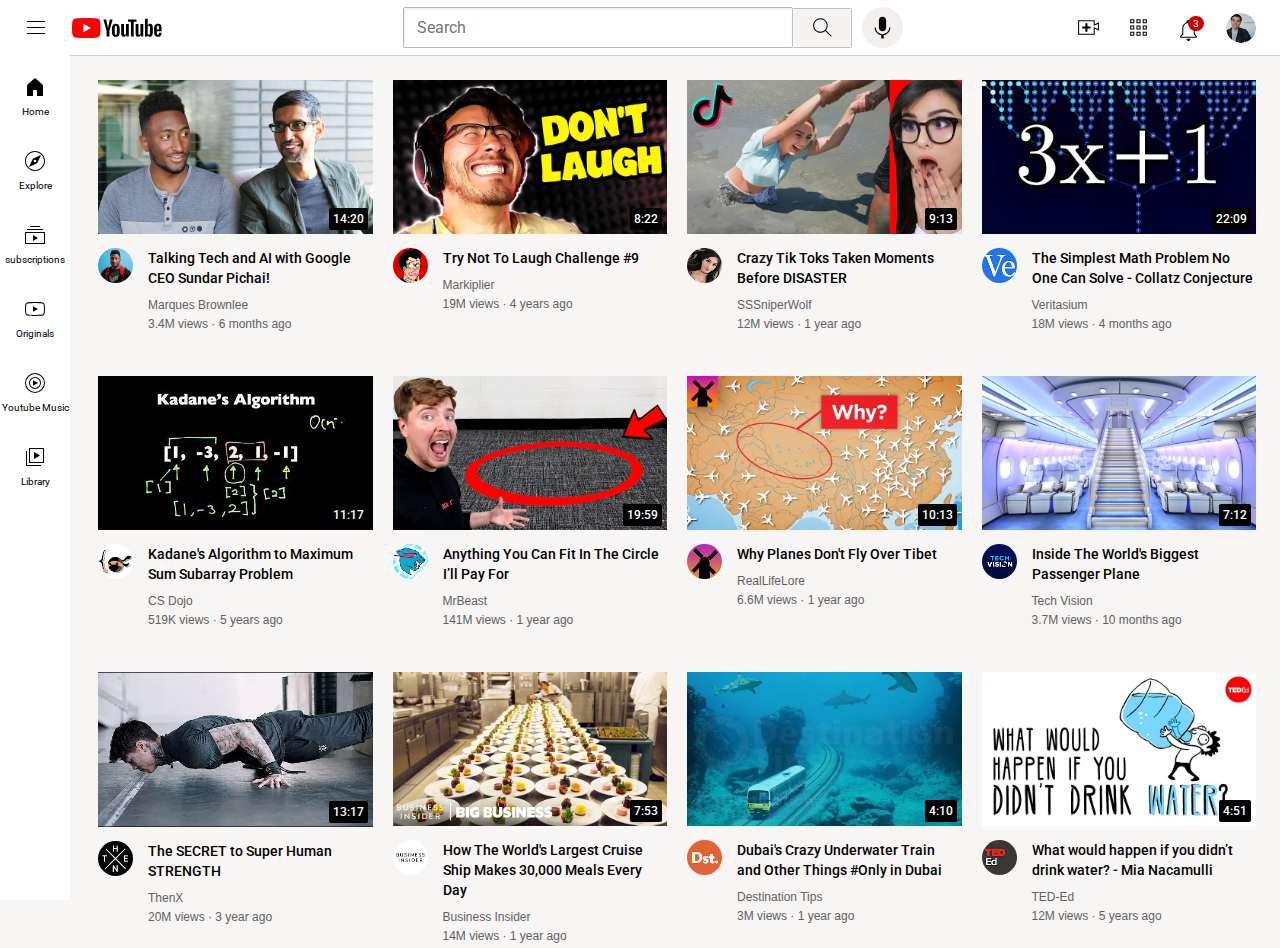
<file: index.html>
<!DOCTYPE html>
<html>
    <head>
        <title>YouTube.com Clone</title>
        <link rel="preconnect" href="https://fonts.googleapis.com">
        <link rel="preconnect" href="https://fonts.gstatic.com" crossorigin>
        <link href="https://fonts.googleapis.com/css2?family=Montserrat:ital,wght@0,100..900;1,100..900&family=Roboto:ital,wght@0,100;0,300;0,400;0,500;0,700;0,900;1,100;1,300;1,400;1,500;1,700;1,900&display=swap" rel="stylesheet">
        
        <link rel="stylesheet" href="CSS/general.css">
        <link rel="stylesheet" href="CSS/video.css">
        <link rel="stylesheet" href="CSS/header.css">
        <link rel="stylesheet" href="CSS/sidebar.css">
    </head>
    <body>

        <div class="header">
            <div class="left-section">
                <img class="hamburger-menu" src="icons/hamburger-menu.svg" alt="Image not found">
                <img class="youtube-logo" src="icons/youtube-logo.svg" alt="Image not found">
            </div>
            <div class="middle-section">
                <input class="search-bar" type="text" placeholder="Search">
                <button class="button-search">
                    <img class="search-icon" src="icons/search.svg">
                    <div class="tooltip">Search</div>
                </button>
                <button class="voice-search-icon">
                    <img class="voice-search-img" src="icons/voice-search-icon.svg" alt="">
                    <div class="tooltip">Search with your Voice</div>
                </button>
            </div>
            <div class="right-section">
                <div class="upload-icon-container">
                    <img class="upload-icon" src="icons/upload.svg">
                    <div class="tooltip">Create</div>
                </div>
                <div class="youtube-apps-container">
                    <img class="youtube-apps" src="icons/youtube-apps.svg">
                    <div class="tooltip">YouTube apps</div>
                </div>
                <div class="notifications-icon">
                    <img class="notifications" src="icons/notifications.svg">
                    <div class="notifications-count">3</div>
                    <div class="tooltip">Notifications</div>
                </div>    
                <img class="my-channel" src="icons/my-channel.jpeg">
            </div>
        </div>


        <div class="sidebar">
            <div class="sidebar-links">
                <img src="sidebar-icons/home.svg">
                <div>Home</div>
            </div>
            <div class="sidebar-links">
                <img src="sidebar-icons/explore.svg">
                <div>Explore</div>
            </div>
            <div class="sidebar-links">
                <img src="sidebar-icons/subscriptions.svg">
                <div>subscriptions</div>
            </div>
            <div class="sidebar-links">
                <img src="sidebar-icons/originals.svg">
                <div>Originals</div>
            </div>
            <div class="sidebar-links">
                <img src="sidebar-icons/youtube-music.svg">
                <div>Youtube Music</div>
            </div>
            <div class="sidebar-links">
                <img src="sidebar-icons/library.svg">
                <div>Library</div>
            </div>
        </div>
        
        
        <div class="video-grid">
            

            <div class="video-preview">
                    
                    <div class="thumbnail-div">
                        <a href="https://www.youtube.com/watch?v=n2RNcPRtAiY" target="_blank">
                            <img class="thumbnail" src="thumbnails\thumbnail-1.webp" alt="Image not found">
                        </a>
                            <div class="video-time">14:20</div>    
                    </div>
        
                    <div class="video-info-grid">

                        <div class="channel-pic">
                            <a href="https://www.youtube.com/c/mkbhd" target="_blank">
                                <img class="photo" src="channels/channel-1.jpeg" alt="Image not found">
                            </a>
                            
                        </div>

                        <div class="video-info">
                            <a href="https://www.youtube.com/watch?v=n2RNcPRtAiY" target="_blank" style="text-decoration: none; color: black;">
                                <p class="video-description">
                                    Talking Tech and AI with Google CEO Sundar Pichai!</p>
                            </a>
                            <a href="https://www.youtube.com/c/mkbhd" target="_blank" style="text-decoration: none; color: black;">
                                <p class="video-author">Marques Brownlee</p>
                            </a>
                            <p class="video-stats">3.4M views &middot; 6 months ago</p>
                        
                        </div>
                    </div>   
            </div>


            <div class="video-preview">
            
                <div class="thumbnail-div">
                    <img class="thumbnail" src="thumbnails\thumbnail-2.webp" alt="Image not found">
                    <div class="video-time">8:22</div>
                </div>
    
                <div class="video-info-grid">

                    <div class="channel-pic">
                        <img class="photo" src="channels/channel-2.jpeg" alt="Image not found">
                    </div>

                    <div class="video-info">
                        <p class="video-description">
                            Try Not To Laugh Challenge #9</p>
                        <p class="video-author">Markiplier</p>
                        <p class="video-stats">19M views &middot; 4 years ago</p>
                    
                    </div>
                            
                </div>
            </div>


            <div class="video-preview">
            
                <div class="thumbnail-div">
                    <img class="thumbnail" src="thumbnails\thumbnail-3.webp" alt="Image not found">
                    <div class="video-time">9:13</div>
                </div>
    
                <div class="video-info-grid">

                    <div class="channel-pic">
                        <img class="photo" src="channels/channel-3.jpeg" alt="Image not found">
                    </div>

                    <div class="video-info">
                        <p class="video-description">
                            Crazy Tik Toks Taken Moments Before DISASTER</p>
                        <p class="video-author">SSSniperWolf</p>
                        <p class="video-stats">12M views &middot; 1 year ago</p>
                    
                    </div>
                            
                </div>
            </div>


            <div class="video-preview">
            
                <div class="thumbnail-div">
                    <img class="thumbnail" src="thumbnails\thumbnail-4.webp" alt="Image not found">
                    <div class="video-time">22:09</div>
                </div>
    
                <div class="video-info-grid">

                    <div class="channel-pic">
                        <img class="photo" src="channels/channel-4.jpeg" alt="Image not found">
                    </div>

                    <div class="video-info">
                        <p class="video-description">
                            The Simplest Math Problem No One Can Solve - Collatz Conjecture</p>
                        <p class="video-author">Veritasium</p>
                        <p class="video-stats">18M views &middot; 4 months ago</p>
                    
                    </div>
                            
                </div>
            </div>


            <div class="video-preview">
            
                <div class="thumbnail-div">
                    <img class="thumbnail" src="thumbnails\thumbnail-5.webp" alt="Image not found">
                    <div class="video-time">11:17</div>
                </div>
    
                <div class="video-info-grid">

                    <div class="channel-pic">
                        <img class="photo" src="channels/channel-5.jpeg" alt="Image not found">
                    </div>

                    <div class="video-info">
                        <p class="video-description">
                            Kadane's Algorithm to Maximum Sum Subarray Problem</p>
                        <p class="video-author">CS Dojo</p>
                        <p class="video-stats">519K views &middot; 5 years ago</p>
                    
                    </div>
                            
                </div>
            </div>
    
    
            <div class="video-preview">
            
                <div class="thumbnail-div">
                    <img class="thumbnail" src="thumbnails\thumbnail-6.webp" alt="Image not found">
                    <div class="video-time">19:59</div>
                </div>
    
                <div class="video-info-grid">

                    <div class="channel-pic">
                        <img class="photo" src="channels/channel-6.jpeg" alt="Image not found">
                    </div>

                    <div class="video-info">
                        <p class="video-description">
                            Anything You Can Fit In The Circle I’ll Pay For</p>
                        <p class="video-author">MrBeast</p>
                        <p class="video-stats">141M views &middot; 1 year ago</p>
                    
                    </div>
                            
                </div>
            </div>

            <div class="video-preview">
            
                <div class="thumbnail-div">
                    <img class="thumbnail" src="thumbnails\thumbnail-7.webp" alt="Image not found">
                    <div class="video-time">10:13</div>
                </div>
    
                <div class="video-info-grid">

                    <div class="channel-pic">
                        <img class="photo" src="channels/channel-7.jpeg" alt="Image not found">
                    </div>

                    <div class="video-info">
                        <p class="video-description">
                            Why Planes Don't Fly Over Tibet</p>
                        <p class="video-author">RealLifeLore</p>
                        <p class="video-stats">6.6M views  &middot; 1 year ago</p>
                    
                    </div>
                            
                </div>
            </div>

            <div class="video-preview">
            
                <div class="thumbnail-div">
                    <img class="thumbnail" src="thumbnails\thumbnail-8.webp" alt="Image not found">
                    <div class="video-time">7:12</div>
                </div>
    
                <div class="video-info-grid">

                    <div class="channel-pic">
                        <img class="photo" src="channels/channel-8.jpeg" alt="Image not found">
                    </div>

                    <div class="video-info">
                        <p class="video-description">
                            Inside The World's Biggest Passenger Plane</p>
                        <p class="video-author">Tech Vision</p>
                        <p class="video-stats">3.7M views &middot; 10 months ago</p>
                    
                    </div>
                            
                </div>
            </div>

            <div class="video-preview">
            
                <div class="thumbnail-div">
                    <img class="thumbnail" src="thumbnails\thumbnail-9.webp" alt="Image not found">
                    <div class="video-time">13:17</div>
                </div>
    
                <div class="video-info-grid">

                    <div class="channel-pic">
                        <img class="photo" src="channels/channel-9.jpeg" alt="Image not found">
                    </div>

                    <div class="video-info">
                        <p class="video-description">
                            The SECRET to Super Human STRENGTH</p>
                        <p class="video-author">ThenX</p>
                        <p class="video-stats">20M views &middot; 3 year ago</p>
                    
                    </div>
                            
                </div>
            </div>


            <div class="video-preview">
            
                <div class="thumbnail-div">
                    <img class="thumbnail" src="thumbnails\thumbnail-10.webp" alt="Image not found">
                    <div class="video-time">7:53</div>
                </div>
    
                <div class="video-info-grid">

                    <div class="channel-pic">
                        <img class="photo" src="channels/channel-10.jpeg" alt="Image not found">
                    </div>

                    <div class="video-info">
                        <p class="video-description">
                            How The World's Largest Cruise Ship Makes 30,000 Meals Every Day</p>
                        <p class="video-author">Business Insider</p>
                        <p class="video-stats">14M views &middot; 1 year ago</p>
                    
                    </div>
                            
                </div>
            </div>


            <div class="video-preview">
            
                <div class="thumbnail-div">
                    <img class="thumbnail" src="thumbnails\thumbnail-11.webp" alt="Image not found">
                    <div class="video-time">4:10</div>
                </div>
    
                <div class="video-info-grid">

                    <div class="channel-pic">
                        <img class="photo" src="channels/channel-11.jpeg" alt="Image not found">
                    </div>

                    <div class="video-info">
                        <p class="video-description">
                            Dubai's Crazy Underwater Train and Other Things #Only in Dubai</p>
                        <p class="video-author">Destination Tips</p>
                        <p class="video-stats">3M views &middot; 1 year ago</p>
                    
                    </div>
                            
                </div>
            </div>
            <div class="video-preview">
            
                <div class="thumbnail-div">
                    <img class="thumbnail" src="thumbnails\thumbnail-12.webp" alt="Image not found">
                    <div class="video-time">4:51</div>
                </div>
    
                <div class="video-info-grid">

                    <div class="channel-pic">
                        <img class="photo" src="channels/channel-12.jpeg" alt="Image not found">
                    </div>

                    <div class="video-info">
                        <p class="video-description">
                            What would happen if you didn’t drink water? - Mia Nacamulli</p>
                        <p class="video-author">TED-Ed</p>
                        <p class="video-stats">12M views &middot; 5 years ago</p>
                    
                    </div>
                            
                </div>
            </div>


        
        </div>

    
    </body>
</html>
</file>
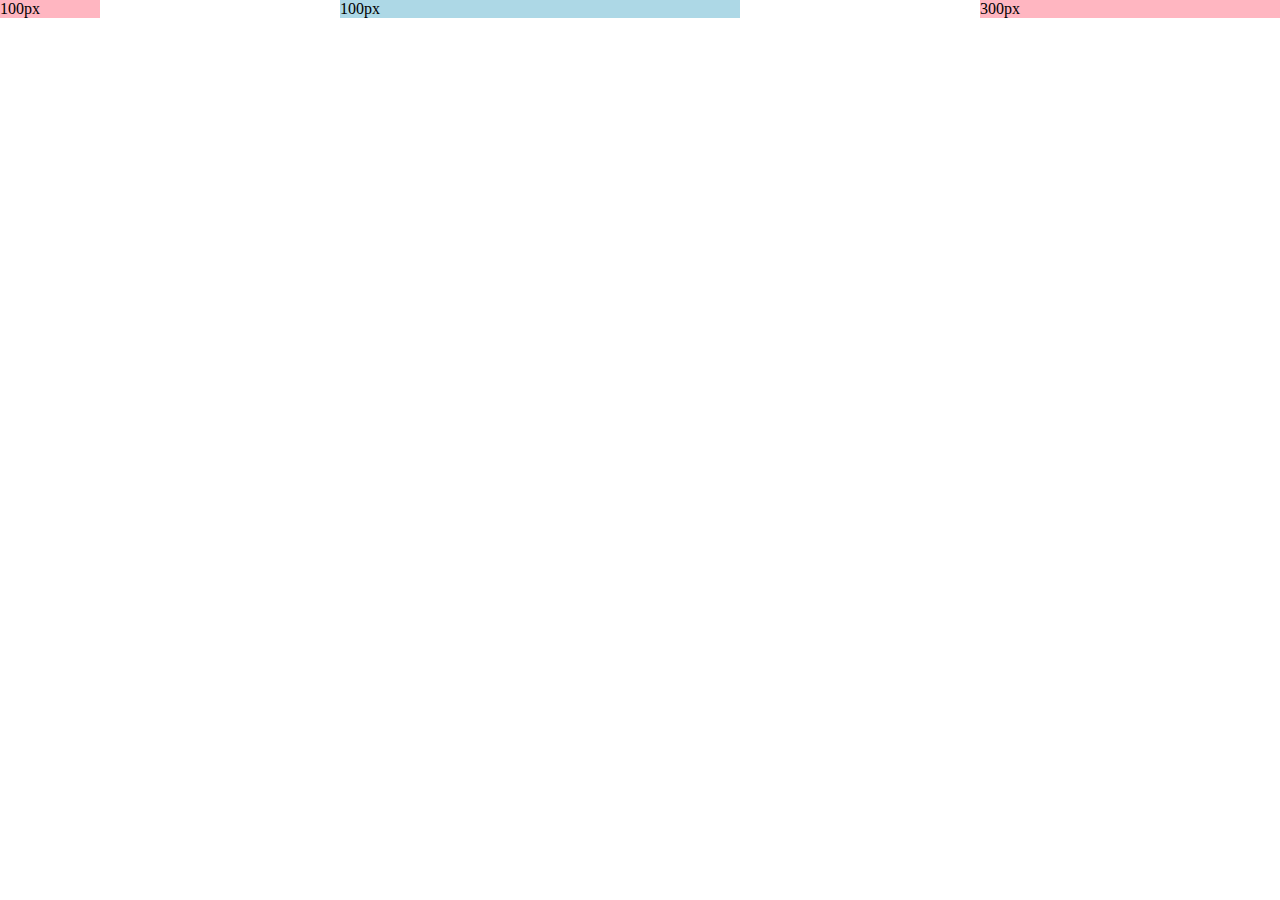
<file: flexbox.html>
<!DOCTYPE html>
<html>
    <head>
        <title>Flexbox</title>
    </head>
    <body style="margin: 0px;">
        <div style="display: flex;
            flex-direction: row;
            justify-content: space-between;
            " >
            <div style="
                background-color: lightpink;
                width: 100px;">
                100px
            </div>
            <div style="
                background-color: lightblue;
                flex: 1;
                max-width: 400px;
                min-width: 200px;
                margin-left: 50px ;
                margin-right: 50px;">
                100px
            </div>
            <div style="
                background-color: lightpink;
                width: 300px;
                ">
                300px
            </div>
        </div>
    </body>
</html>
</file>
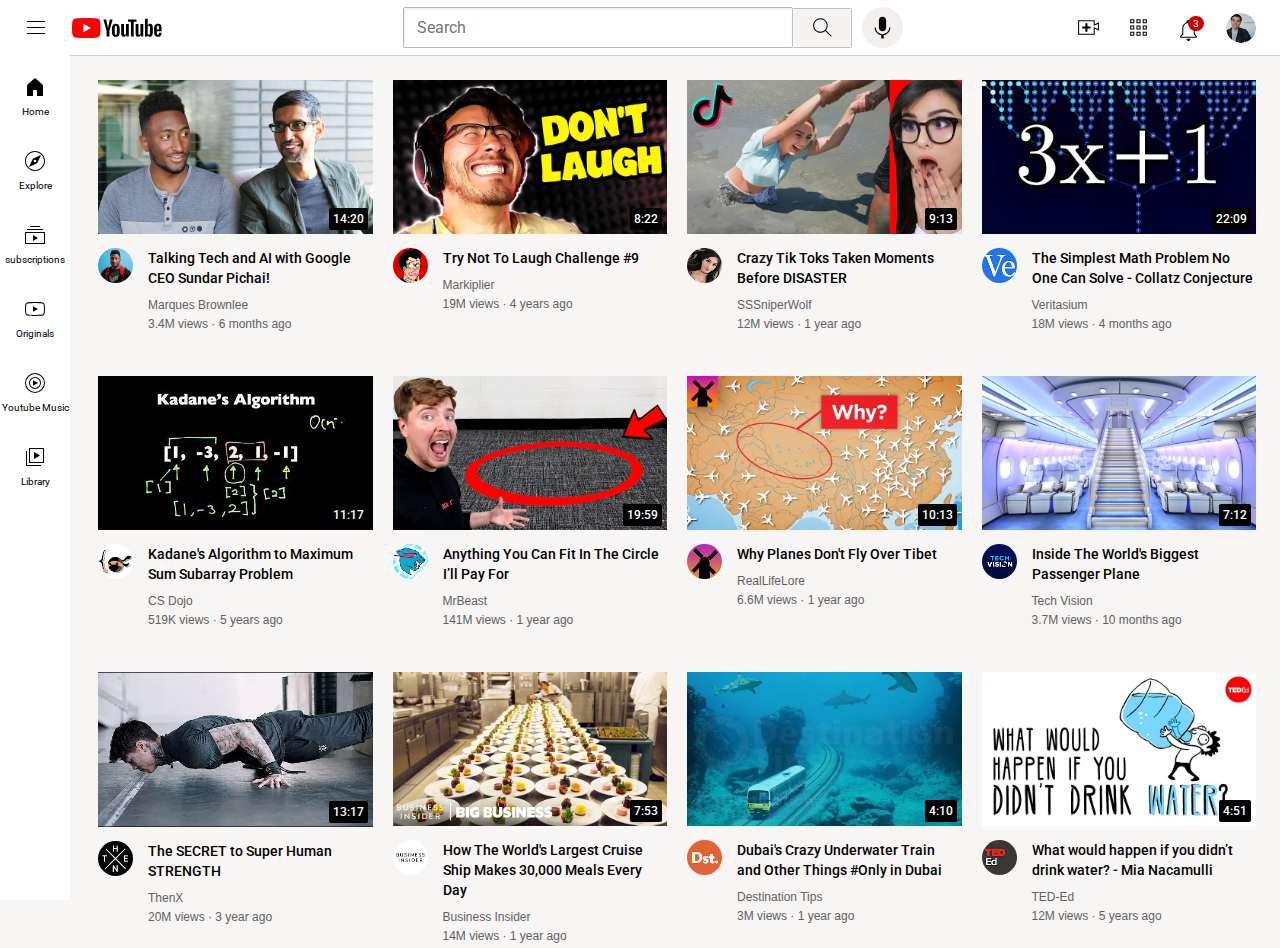
<file: Youtube.html>
<!DOCTYPE html>
<html>
    <head>
        <title>YouTube.com Clone</title>
        <link rel="preconnect" href="https://fonts.googleapis.com">
        <link rel="preconnect" href="https://fonts.gstatic.com" crossorigin>
        <link href="https://fonts.googleapis.com/css2?family=Montserrat:ital,wght@0,100..900;1,100..900&family=Roboto:ital,wght@0,100;0,300;0,400;0,500;0,700;0,900;1,100;1,300;1,400;1,500;1,700;1,900&display=swap" rel="stylesheet">
        
        <link rel="stylesheet" href="CSS/general.css">
        <link rel="stylesheet" href="CSS/video.css">
        <link rel="stylesheet" href="CSS/header.css">
        <link rel="stylesheet" href="CSS/sidebar.css">
    </head>
    <body>

        <div class="header">
            <div class="left-section">
                <img class="hamburger-menu" src="icons/hamburger-menu.svg" alt="Image not found">
                <img class="youtube-logo" src="icons/youtube-logo.svg" alt="Image not found">
            </div>
            <div class="middle-section">
                <input class="search-bar" type="text" placeholder="Search">
                <button class="button-search">
                    <img class="search-icon" src="icons/search.svg">
                    <div class="tooltip">Search</div>
                </button>
                <button class="voice-search-icon">
                    <img class="voice-search-img" src="icons/voice-search-icon.svg" alt="">
                    <div class="tooltip">Search with your Voice</div>
                </button>
            </div>
            <div class="right-section">
                <div class="upload-icon-container">
                    <img class="upload-icon" src="icons/upload.svg">
                    <div class="tooltip">Create</div>
                </div>
                <div class="youtube-apps-container">
                    <img class="youtube-apps" src="icons/youtube-apps.svg">
                    <div class="tooltip">YouTube apps</div>
                </div>
                <div class="notifications-icon">
                    <img class="notifications" src="icons/notifications.svg">
                    <div class="notifications-count">3</div>
                    <div class="tooltip">Notifications</div>
                </div>    
                <img class="my-channel" src="icons/my-channel.jpeg">
            </div>
        </div>


        <div class="sidebar">
            <div class="sidebar-links">
                <img src="sidebar-icons/home.svg">
                <div>Home</div>
            </div>
            <div class="sidebar-links">
                <img src="sidebar-icons/explore.svg">
                <div>Explore</div>
            </div>
            <div class="sidebar-links">
                <img src="sidebar-icons/subscriptions.svg">
                <div>subscriptions</div>
            </div>
            <div class="sidebar-links">
                <img src="sidebar-icons/originals.svg">
                <div>Originals</div>
            </div>
            <div class="sidebar-links">
                <img src="sidebar-icons/youtube-music.svg">
                <div>Youtube Music</div>
            </div>
            <div class="sidebar-links">
                <img src="sidebar-icons/library.svg">
                <div>Library</div>
            </div>
        </div>
        
        
        <div class="video-grid">
            

            <div class="video-preview">
                    
                    <div class="thumbnail-div">
                        <a href="https://www.youtube.com/watch?v=n2RNcPRtAiY" target="_blank">
                            <img class="thumbnail" src="thumbnails\thumbnail-1.webp" alt="Image not found">
                        </a>
                            <div class="video-time">14:20</div>    
                    </div>
        
                    <div class="video-info-grid">

                        <div class="channel-pic">
                            <a href="https://www.youtube.com/c/mkbhd" target="_blank">
                                <img class="photo" src="channels/channel-1.jpeg" alt="Image not found">
                            </a>
                            
                        </div>

                        <div class="video-info">
                            <a href="https://www.youtube.com/watch?v=n2RNcPRtAiY" target="_blank" style="text-decoration: none; color: black;">
                                <p class="video-description">
                                    Talking Tech and AI with Google CEO Sundar Pichai!</p>
                            </a>
                            <a href="https://www.youtube.com/c/mkbhd" target="_blank" style="text-decoration: none; color: black;">
                                <p class="video-author">Marques Brownlee</p>
                            </a>
                            <p class="video-stats">3.4M views &middot; 6 months ago</p>
                        
                        </div>
                    </div>   
            </div>


            <div class="video-preview">
            
                <div class="thumbnail-div">
                    <img class="thumbnail" src="thumbnails\thumbnail-2.webp" alt="Image not found">
                    <div class="video-time">8:22</div>
                </div>
    
                <div class="video-info-grid">

                    <div class="channel-pic">
                        <img class="photo" src="channels/channel-2.jpeg" alt="Image not found">
                    </div>

                    <div class="video-info">
                        <p class="video-description">
                            Try Not To Laugh Challenge #9</p>
                        <p class="video-author">Markiplier</p>
                        <p class="video-stats">19M views &middot; 4 years ago</p>
                    
                    </div>
                            
                </div>
            </div>


            <div class="video-preview">
            
                <div class="thumbnail-div">
                    <img class="thumbnail" src="thumbnails\thumbnail-3.webp" alt="Image not found">
                    <div class="video-time">9:13</div>
                </div>
    
                <div class="video-info-grid">

                    <div class="channel-pic">
                        <img class="photo" src="channels/channel-3.jpeg" alt="Image not found">
                    </div>

                    <div class="video-info">
                        <p class="video-description">
                            Crazy Tik Toks Taken Moments Before DISASTER</p>
                        <p class="video-author">SSSniperWolf</p>
                        <p class="video-stats">12M views &middot; 1 year ago</p>
                    
                    </div>
                            
                </div>
            </div>


            <div class="video-preview">
            
                <div class="thumbnail-div">
                    <img class="thumbnail" src="thumbnails\thumbnail-4.webp" alt="Image not found">
                    <div class="video-time">22:09</div>
                </div>
    
                <div class="video-info-grid">

                    <div class="channel-pic">
                        <img class="photo" src="channels/channel-4.jpeg" alt="Image not found">
                    </div>

                    <div class="video-info">
                        <p class="video-description">
                            The Simplest Math Problem No One Can Solve - Collatz Conjecture</p>
                        <p class="video-author">Veritasium</p>
                        <p class="video-stats">18M views &middot; 4 months ago</p>
                    
                    </div>
                            
                </div>
            </div>


            <div class="video-preview">
            
                <div class="thumbnail-div">
                    <img class="thumbnail" src="thumbnails\thumbnail-5.webp" alt="Image not found">
                    <div class="video-time">11:17</div>
                </div>
    
                <div class="video-info-grid">

                    <div class="channel-pic">
                        <img class="photo" src="channels/channel-5.jpeg" alt="Image not found">
                    </div>

                    <div class="video-info">
                        <p class="video-description">
                            Kadane's Algorithm to Maximum Sum Subarray Problem</p>
                        <p class="video-author">CS Dojo</p>
                        <p class="video-stats">519K views &middot; 5 years ago</p>
                    
                    </div>
                            
                </div>
            </div>
    
    
            <div class="video-preview">
            
                <div class="thumbnail-div">
                    <img class="thumbnail" src="thumbnails\thumbnail-6.webp" alt="Image not found">
                    <div class="video-time">19:59</div>
                </div>
    
                <div class="video-info-grid">

                    <div class="channel-pic">
                        <img class="photo" src="channels/channel-6.jpeg" alt="Image not found">
                    </div>

                    <div class="video-info">
                        <p class="video-description">
                            Anything You Can Fit In The Circle I’ll Pay For</p>
                        <p class="video-author">MrBeast</p>
                        <p class="video-stats">141M views &middot; 1 year ago</p>
                    
                    </div>
                            
                </div>
            </div>

            <div class="video-preview">
            
                <div class="thumbnail-div">
                    <img class="thumbnail" src="thumbnails\thumbnail-7.webp" alt="Image not found">
                    <div class="video-time">10:13</div>
                </div>
    
                <div class="video-info-grid">

                    <div class="channel-pic">
                        <img class="photo" src="channels/channel-7.jpeg" alt="Image not found">
                    </div>

                    <div class="video-info">
                        <p class="video-description">
                            Why Planes Don't Fly Over Tibet</p>
                        <p class="video-author">RealLifeLore</p>
                        <p class="video-stats">6.6M views  &middot; 1 year ago</p>
                    
                    </div>
                            
                </div>
            </div>

            <div class="video-preview">
            
                <div class="thumbnail-div">
                    <img class="thumbnail" src="thumbnails\thumbnail-8.webp" alt="Image not found">
                    <div class="video-time">7:12</div>
                </div>
    
                <div class="video-info-grid">

                    <div class="channel-pic">
                        <img class="photo" src="channels/channel-8.jpeg" alt="Image not found">
                    </div>

                    <div class="video-info">
                        <p class="video-description">
                            Inside The World's Biggest Passenger Plane</p>
                        <p class="video-author">Tech Vision</p>
                        <p class="video-stats">3.7M views &middot; 10 months ago</p>
                    
                    </div>
                            
                </div>
            </div>

            <div class="video-preview">
            
                <div class="thumbnail-div">
                    <img class="thumbnail" src="thumbnails\thumbnail-9.webp" alt="Image not found">
                    <div class="video-time">13:17</div>
                </div>
    
                <div class="video-info-grid">

                    <div class="channel-pic">
                        <img class="photo" src="channels/channel-9.jpeg" alt="Image not found">
                    </div>

                    <div class="video-info">
                        <p class="video-description">
                            The SECRET to Super Human STRENGTH</p>
                        <p class="video-author">ThenX</p>
                        <p class="video-stats">20M views &middot; 3 year ago</p>
                    
                    </div>
                            
                </div>
            </div>


            <div class="video-preview">
            
                <div class="thumbnail-div">
                    <img class="thumbnail" src="thumbnails\thumbnail-10.webp" alt="Image not found">
                    <div class="video-time">7:53</div>
                </div>
    
                <div class="video-info-grid">

                    <div class="channel-pic">
                        <img class="photo" src="channels/channel-10.jpeg" alt="Image not found">
                    </div>

                    <div class="video-info">
                        <p class="video-description">
                            How The World's Largest Cruise Ship Makes 30,000 Meals Every Day</p>
                        <p class="video-author">Business Insider</p>
                        <p class="video-stats">14M views &middot; 1 year ago</p>
                    
                    </div>
                            
                </div>
            </div>


            <div class="video-preview">
            
                <div class="thumbnail-div">
                    <img class="thumbnail" src="thumbnails\thumbnail-11.webp" alt="Image not found">
                    <div class="video-time">4:10</div>
                </div>
    
                <div class="video-info-grid">

                    <div class="channel-pic">
                        <img class="photo" src="channels/channel-11.jpeg" alt="Image not found">
                    </div>

                    <div class="video-info">
                        <p class="video-description">
                            Dubai's Crazy Underwater Train and Other Things #Only in Dubai</p>
                        <p class="video-author">Destination Tips</p>
                        <p class="video-stats">3M views &middot; 1 year ago</p>
                    
                    </div>
                            
                </div>
            </div>
            <div class="video-preview">
            
                <div class="thumbnail-div">
                    <img class="thumbnail" src="thumbnails\thumbnail-12.webp" alt="Image not found">
                    <div class="video-time">4:51</div>
                </div>
    
                <div class="video-info-grid">

                    <div class="channel-pic">
                        <img class="photo" src="channels/channel-12.jpeg" alt="Image not found">
                    </div>

                    <div class="video-info">
                        <p class="video-description">
                            What would happen if you didn’t drink water? - Mia Nacamulli</p>
                        <p class="video-author">TED-Ed</p>
                        <p class="video-stats">12M views &middot; 5 years ago</p>
                    
                    </div>
                            
                </div>
            </div>


        
        </div>

    
    </body>
</html>
</file>
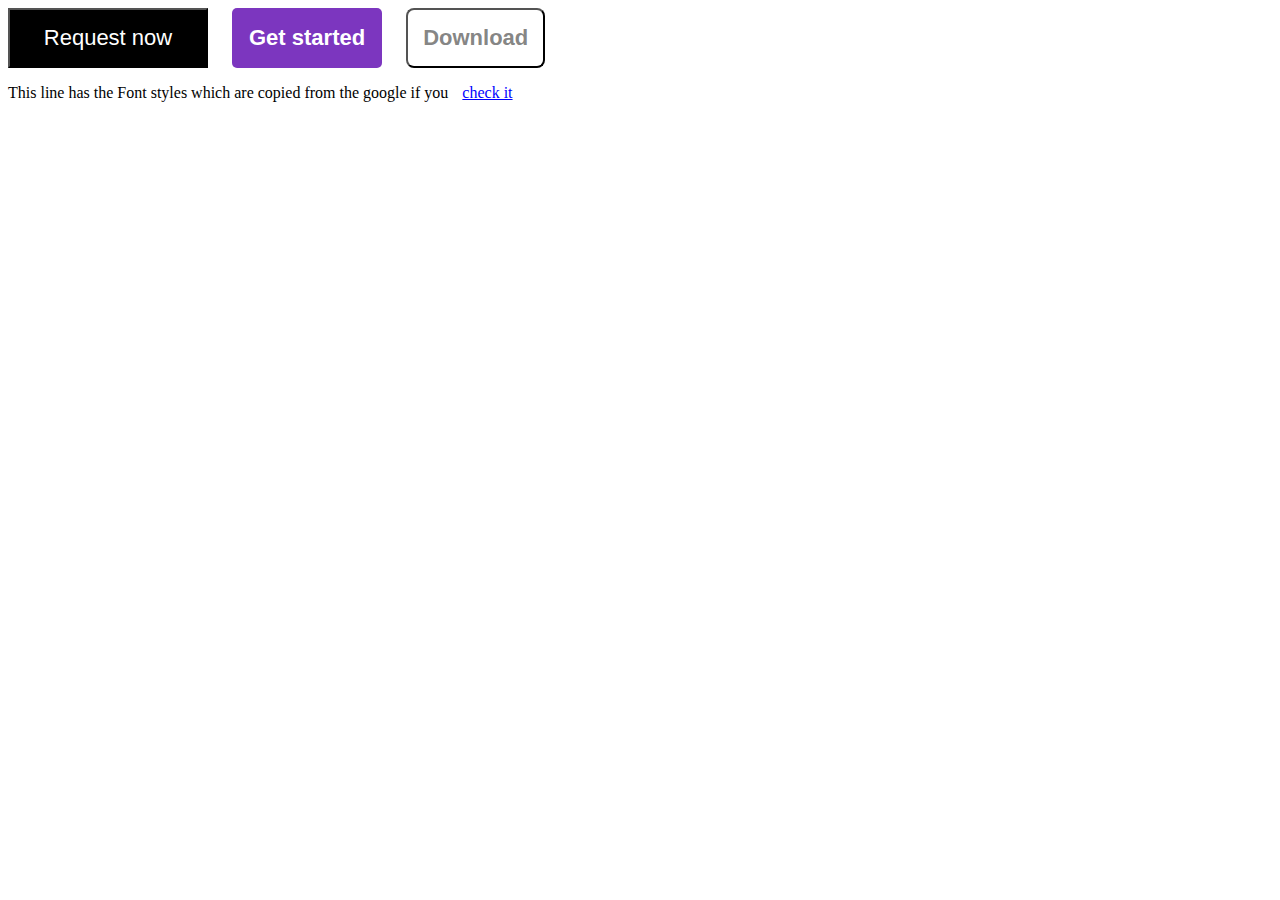
<file: previous html/button.html>
<!DOCTYPE html>
<html>
<head>
    <title>Buttons Web Practice</title>
    <link rel="stylesheet" href="buttons.css">
    <link rel="preconnect" href="https://fonts.googleapis.com">
    <link rel="preconnect" href="https://fonts.gstatic.com" crossorigin>
    <link href="https://fonts.googleapis.com/css2?family=Montserrat:ital,wght@0,100..900;1,100..900&display=swap" rel="stylesheet">
</head>
<body>
    <button class="Request_class">
        Request now
    </button>
    
    <button class="Get_class">
        Get started
    </button>
    
    <button class="Download_class">
        Download
    </button>


    <p>This line has the Font styles which are copied from the google if you <span class="span">check it</span></p>
</body>
</html>
</file>
<file: CSS/general.css>
p {
    font-family: roboto, Arial;
    font-weight: 500;
    font-size: 14px;
}

body {
    margin: 0px;
    padding-top: 80px;
    padding-left: 98px;
    padding-right: 24px;
    background-color: rgb(248, 245, 245);
}
</file>
<file: CSS/video.css>
.thumbnail{
    width: 100%;
    margin-bottom: 10px;
}

.thumbnail-div {
    position: relative;
}

.video-description{
    min-width: 170px;;
    margin-top: 0;
    margin-bottom: 10px;
    line-height: 20px;
    
                        
}

.video-info-grid {
    display: grid;
    grid-template-columns: 50px 1fr;                
}

.video-author,
.video-stats{
    font-family: Arial;
    color: rgb(97,97,97);
    font-size: 12px;
    margin-top: 0;
    margin-bottom: 5px;
    
}

.photo {
    width: 35px;
    border-radius: 35px;
}

.video-grid {
    display: grid;
    grid-template-columns: 1fr 1fr 1fr 1fr;
    column-gap: 20px;
    row-gap:40px
}

.video-time {
    position: absolute;
    background-color: black;
    color: white;
    bottom: 18px;
    right: 5px;
    border-radius: 2px;
    font-family: roboto, Arial;
    font-size: 12px;
    font-weight: 500;
    padding-left: 4px;
    padding-right: 4px;
    padding-top: 4px;
    padding-bottom: 4px;
    
}
</file>
<file: CSS/header.css>
.header {
    display: flex;
    flex-direction: row;
    justify-content: space-between;
    align-items: center;
    position: fixed;
    top: 0;
    left: 0;
    right: 0;
    height: 55px;
    background-color: white;
    border-bottom-width: 1px;
    border-bottom-style: solid;
    border-bottom-color:#d5d2d2;
    z-index: 100;
    
}

.left-section {
    display: flex;
    align-items: center;
    width: 200px;
    
}


.hamburger-menu {
    height: 24px;
    margin-left: 24px;
    margin-right: 24px;

}

.youtube-logo {
    height: 20px;
}

.middle-section {
    max-width: 500px;
    display: flex;
    flex: 1;
    align-items: center;
    margin-right: 40px;
    margin-left: 70px;
    
    
}

.search-bar{
    flex: 1;
    height: 36.5px;
    font-family: roboto, Arial;
    font-size: 16px;
    padding-left: 13px;
    border-radius: 1.5px;
    border: 1px;
    border-style: solid;
    border-color: rgb(186, 182, 182);
    box-shadow: inset 1px 1px 3px rgba(0, 0, 0, 0.09);
    width: 0;
   
}
.seacrh-bar::placeholder {
    font-family: Roboto, Arial;
    font-size: 18px;
}

.button-search {
    height: 40px;
    width: 60px;
    border-radius: 1.5px;
    margin-left: -1px;
    margin-right: 10px;
    border: 1px;
    border-style: solid;
    border-color: rgb(197, 193, 193);
    background-color: rgb(246, 243, 243);
    cursor: pointer;
    
}

.button-search,
.voice-search-icon,
.upload-icon-container,
.youtube-apps-container,
.notifications-icon{
    display: flex;
    justify-content: center;        
    align-items: center; 
    position: relative;
}

.button-search .tooltip,
.voice-search-icon .tooltip,
.upload-icon-container .tooltip,
.youtube-apps-container .tooltip,
.notifications-icon .tooltip {
    position: absolute;
    font-family: roboto, Arial;
    background-color: grey;
    padding-top: 5px;
    padding-bottom: 5px;
    padding-right: 8px;
    padding-left: 8px;
    color: white;
    border-radius: 1px;
    bottom: -30px;
    font-size: 12px;
    opacity: 0;
    transition: opacity 0.15s;
    pointer-events: none;
    white-space: nowrap;
}

.button-search:hover .tooltip,
.voice-search-icon:hover .tooltip,
.upload-icon-container:hover .tooltip,
.youtube-apps-container:hover .tooltip,
.notifications-icon:hover .tooltip {
    opacity: 1;
    
}

.search-icon{    
    height: 25px;
}



.voice-search-icon {
    width: 41px;
    height: 41px;
    border-radius: 20.5px;
    border: none;
    background-color: #f3efef;
}


.right-section {
    width: 180px;
    display: flex;
    justify-content: space-between;
    align-items: center;
    margin-right: 24px;
    flex-shrink: 0;
}


.upload-icon {
    height: 25px;
}

.youtube-apps {
    height: 25px;
}

.notifications {
    height: 25px;
    
}

.notifications-icon {
    position: relative;
    margin-top: 5px;
}

.notifications-count {
    position: absolute;
    top: -2px;
    right: -3px;
    background-color: rgb(204, 0, 0);
    color: white;
    font-family: roboto, Arial;
    font-size: 10px;
    padding-left: 5px;
    padding-right: 5px;
    padding-top: 2px;
    padding-bottom: 2px;
    border-radius: 10px;
}
.my-channel {
    height: 30px;
    border-radius: 15px;
}
</file>
<file: CSS/sidebar.css>
.sidebar {
    position: fixed;
    left: 0;
    bottom: 0;
    top: 55px;
    background-color: white;
    width: 70px;
    z-index: 200;
    padding-top: 4px;
}

.sidebar-links {
    display: flex;
    justify-content: center;
    align-items: center;
    flex-direction: column;
    height: 74px;
    
}

.sidebar-links:hover {
    background-color: rgb(239, 238, 238);
}

.home {
    height: 30px;
}

.sidebar-links img {
    height: 24px;
    padding-bottom: 7px;
}

.sidebar-links div {
    font-family: roboto, Arial;
    font-size: 10px;
}
</file>
<file: previous html/buttons.css>
.Request_class {
    background-color: black;
    color: white;
    height: 60px;
    width: 200px;
    font-size: 22px;
    margin-right: 20px;
    cursor: pointer;
    transition: opacity 0.5s;
    
}

.Request_class:hover {
    opacity: 0.5; 
}

.Request_class:active{
    opacity: 0.15;
}


.Get_class{
    color: white;
    background-color: rgba(106, 26, 182, 0.879);
    padding: 17px;
    font-size: 22px;
    font-weight: bold;
    border: none;
    margin-right: 20px;
    border-radius: 5px;
    transition: background-color 0.15s, color 0.15s;
    

}

.Get_class:active{
    
    background-color: aquamarine;
    color:rgb(35, 25, 13)
}
.Download_class {
    color:rgba(122, 122, 121, 0.926);
    font-size: 22px;
    font-weight:bold;
    padding: 15px;
    margin-right: 5px;
    border-radius: 8px;
    background-color:white;
    
    transition: box-shadow 0.5s,border 0.15s;
    vertical-align: top;
   
}

.Download_class:hover{
    background-color: bisque;
    border: none;
    color: rgb(199, 199, 129);
    box-shadow: 4px 4px 15px black;  
}

.Download_class:active{
    opacity: 0.5;
    box-shadow: 4px 4px 15px black;
}

.span{
    color: blue;
    text-decoration: underline;
    cursor: pointer;
    margin-left: 10px;
}
</file>
